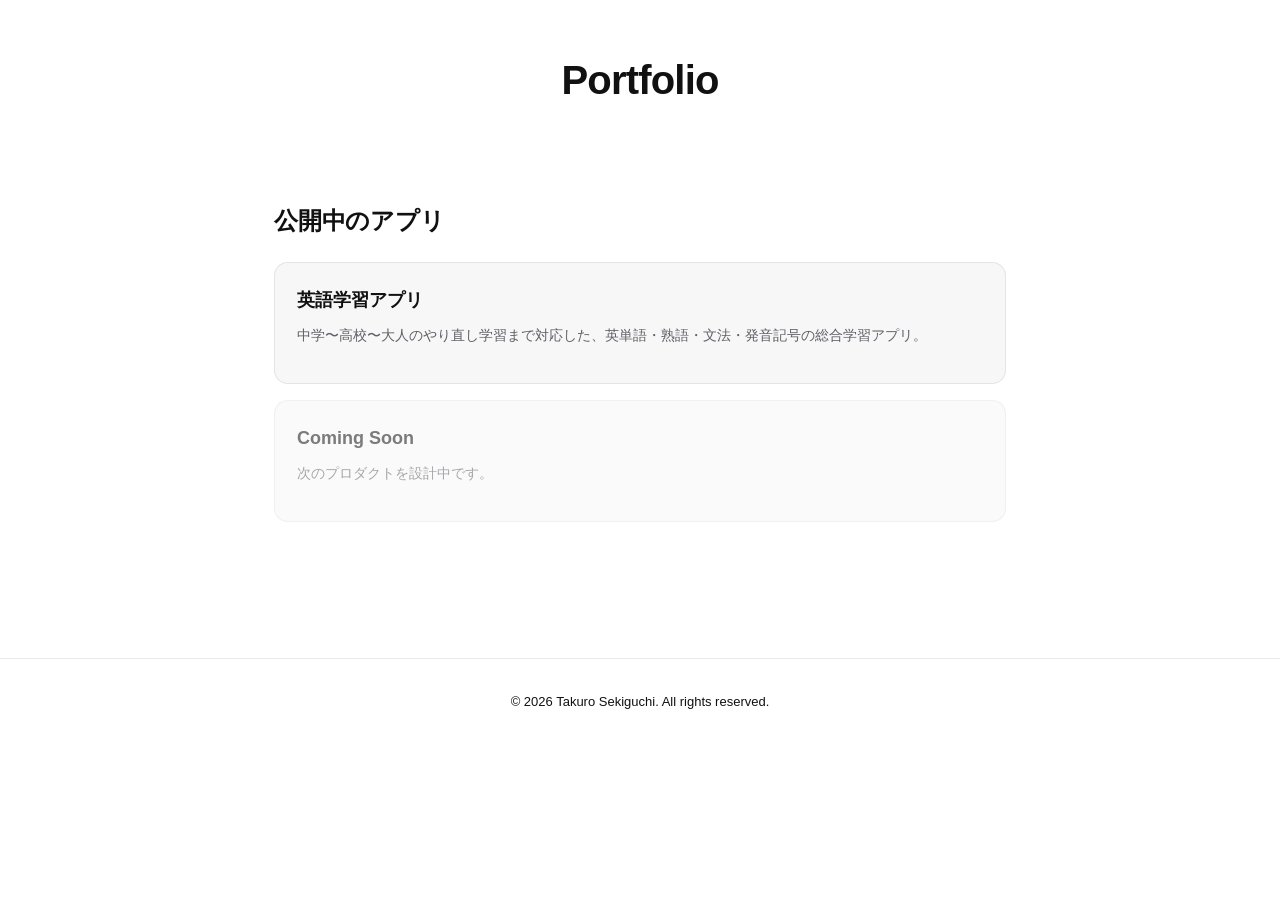
<file: index.html>
<!DOCTYPE html>
<html lang="ja">
<head>
<meta charset="UTF-8" />
<meta name="viewport" content="width=device-width, initial-scale=1" />
<title>Apps Portfolio</title>
<meta name="description" content="個人開発者が開発する iOS アプリのポートフォリオ。" />
<link rel="stylesheet" href="/assets/css/style.css" />
</head>
<body>
<main class="container">
  <section class="hero">
    <h1>Portfolio</h1>
  </section>

  <section>
    <h2>公開中のアプリ</h2>

    <a href="/english-learning-app/" class="card" style="display: block; text-decoration: none; color: inherit;">
      <h3>英語学習アプリ</h3>
      <p class="caption">中学〜高校〜大人のやり直し学習まで対応した、英単語・熟語・文法・発音記号の総合学習アプリ。</p>
    </a>

    <div class="card" style="opacity: 0.55;">
      <h3>Coming Soon</h3>
      <p class="caption">次のプロダクトを設計中です。</p>
    </div>
  </section>
</main>

<footer class="site-footer">
  <div class="container">
    <p>&copy; 2026 Takuro Sekiguchi. All rights reserved.</p>
  </div>
</footer>
</body>
</html>
</file>
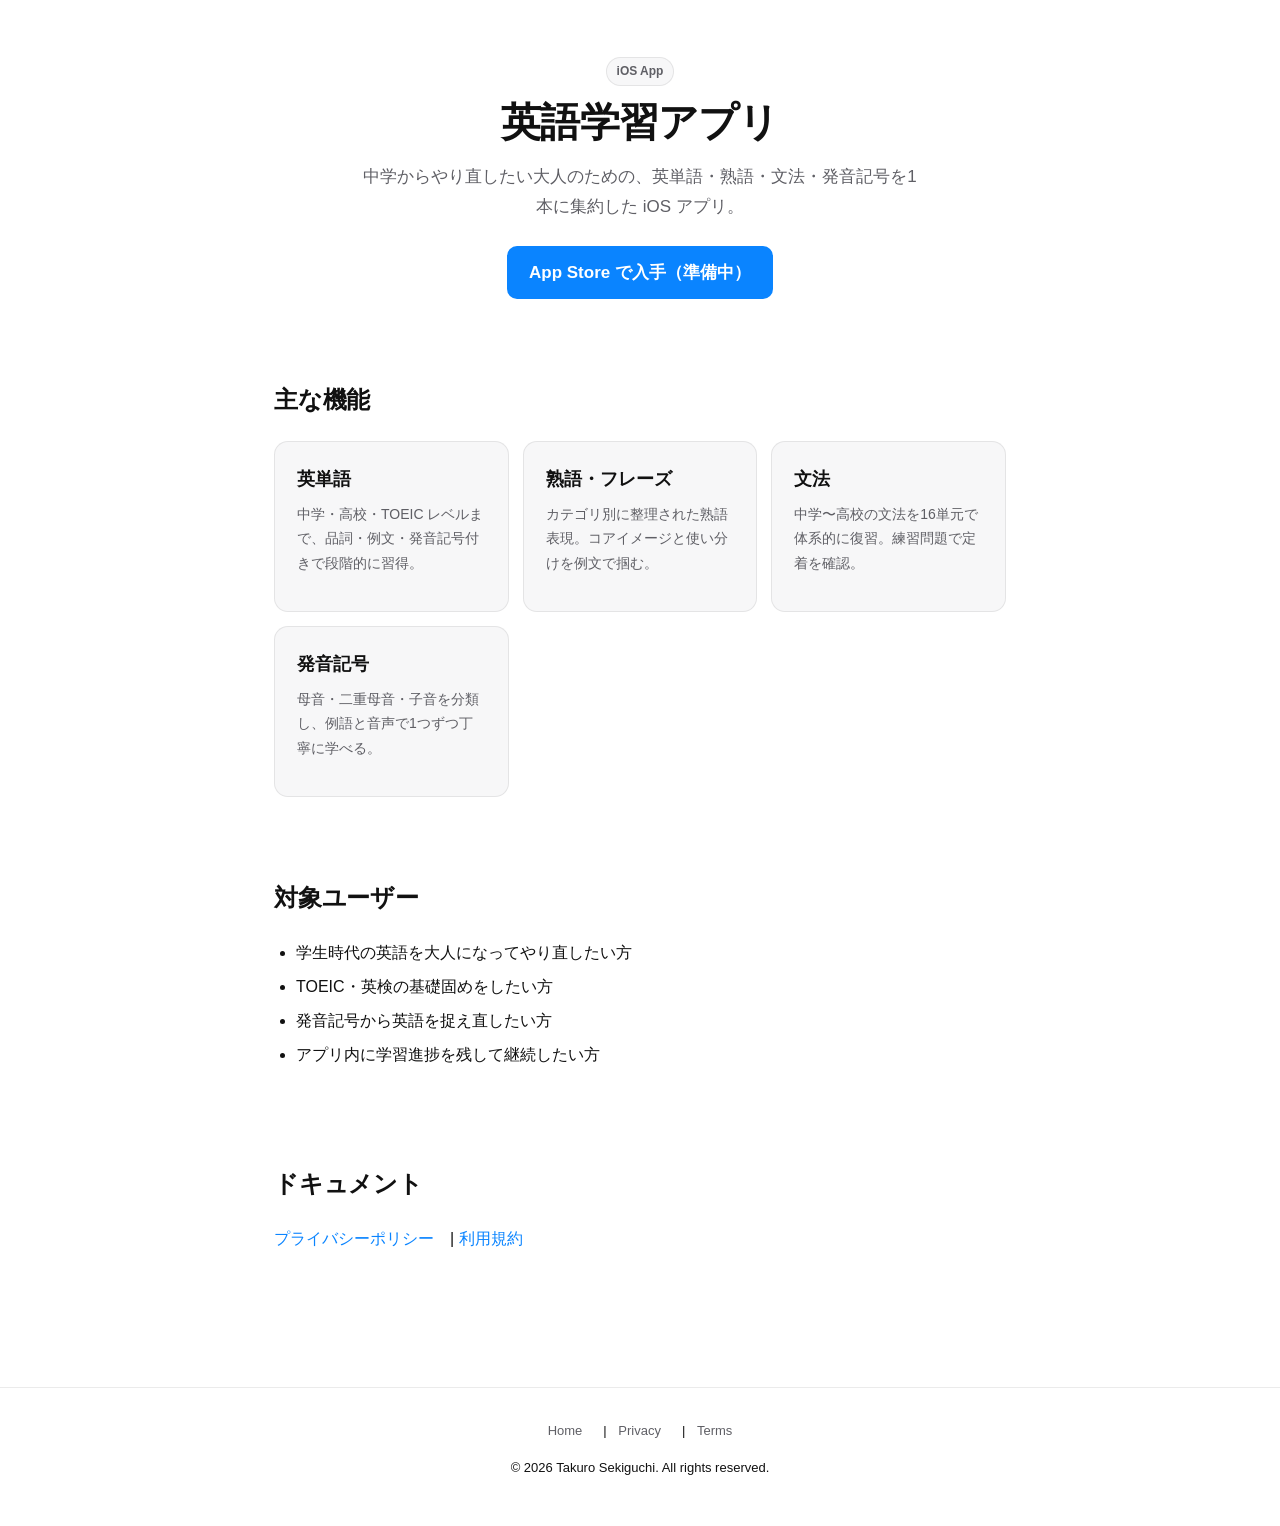
<file: english-learning-app/index.html>
<!DOCTYPE html>
<html lang="ja">
<head>
<meta charset="UTF-8" />
<meta name="viewport" content="width=device-width, initial-scale=1" />
<title>英語学習アプリ</title>
<meta name="description" content="中学〜高校〜大人のやり直し学習まで、英単語・熟語・文法・発音記号を1本で学べる iOS 英語学習アプリ。" />
<link rel="stylesheet" href="/assets/css/style.css" />
</head>
<body>
<main class="container">
  <section class="hero">
    <span class="badge">iOS App</span>
    <h1 style="margin-top: 12px;">英語学習アプリ</h1>
    <p>中学からやり直したい大人のための、英単語・熟語・文法・発音記号を1本に集約した iOS アプリ。</p>
    <p style="margin-top: 24px;">
      <a href="#" class="button">App Store で入手（準備中）</a>
    </p>
  </section>

  <section>
    <h2>主な機能</h2>
    <div class="feature-grid">
      <div class="card">
        <h3>英単語</h3>
        <p class="caption">中学・高校・TOEIC レベルまで、品詞・例文・発音記号付きで段階的に習得。</p>
      </div>
      <div class="card">
        <h3>熟語・フレーズ</h3>
        <p class="caption">カテゴリ別に整理された熟語表現。コアイメージと使い分けを例文で掴む。</p>
      </div>
      <div class="card">
        <h3>文法</h3>
        <p class="caption">中学〜高校の文法を16単元で体系的に復習。練習問題で定着を確認。</p>
      </div>
      <div class="card">
        <h3>発音記号</h3>
        <p class="caption">母音・二重母音・子音を分類し、例語と音声で1つずつ丁寧に学べる。</p>
      </div>
    </div>
  </section>

  <section>
    <h2>対象ユーザー</h2>
    <ul>
      <li>学生時代の英語を大人になってやり直したい方</li>
      <li>TOEIC・英検の基礎固めをしたい方</li>
      <li>発音記号から英語を捉え直したい方</li>
      <li>アプリ内に学習進捗を残して継続したい方</li>
    </ul>
  </section>

  <section>
    <h2>ドキュメント</h2>
    <p>
      <a href="/english-learning-app/privacy.html">プライバシーポリシー</a>　|
      <a href="/english-learning-app/terms.html">利用規約</a>
    </p>
  </section>
</main>

<footer class="site-footer">
  <div class="container">
    <p>
      <a href="/">Home</a>　|
      <a href="/english-learning-app/privacy.html">Privacy</a>　|
      <a href="/english-learning-app/terms.html">Terms</a>
    </p>
    <p style="margin-top: 10px;">&copy; 2026 Takuro Sekiguchi. All rights reserved.</p>
  </div>
</footer>
</body>
</html>
</file>
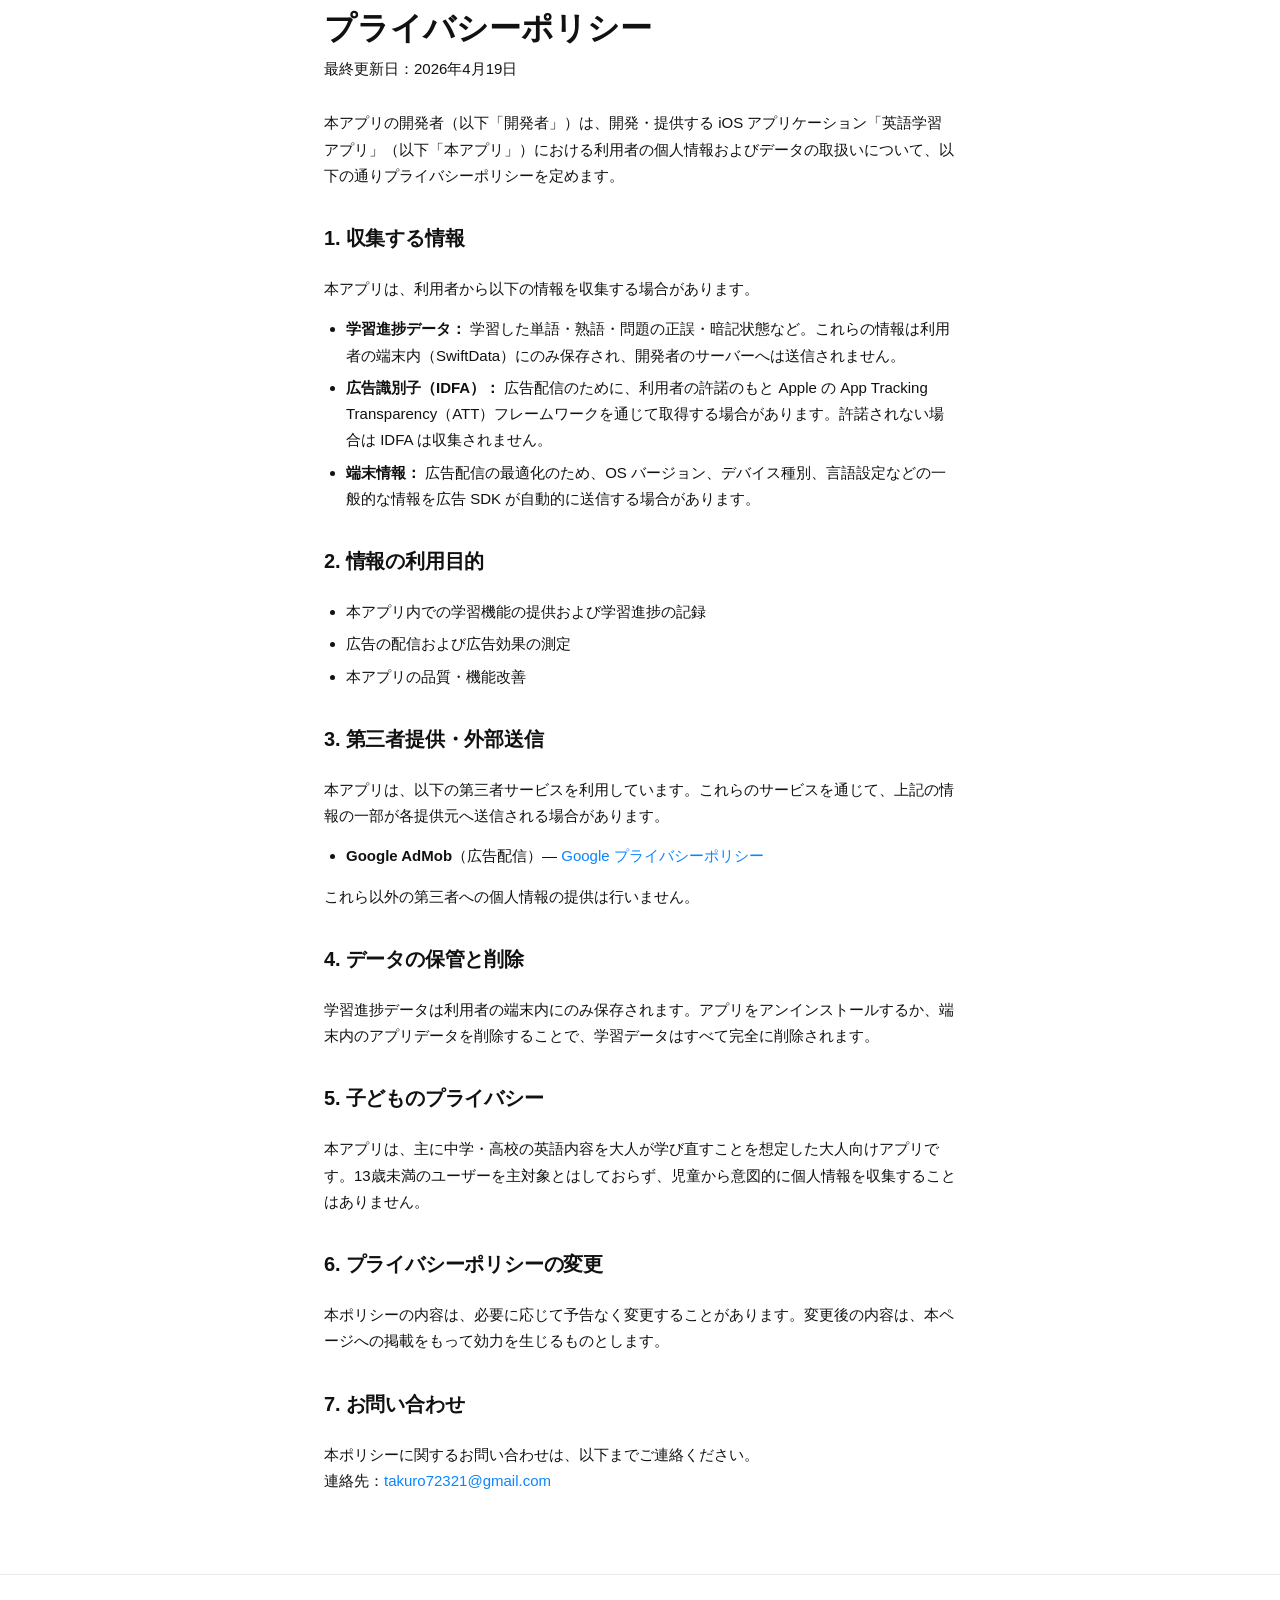
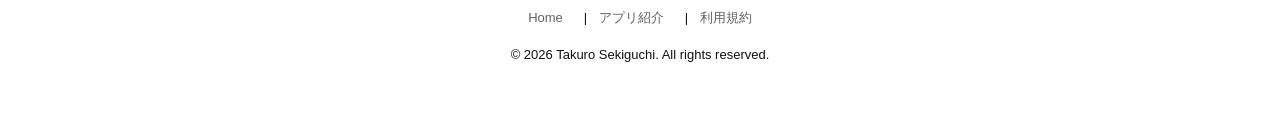
<file: english-learning-app/privacy.html>
<!DOCTYPE html>
<html lang="ja">
<head>
<meta charset="UTF-8" />
<meta name="viewport" content="width=device-width, initial-scale=1" />
<title>プライバシーポリシー — 英語学習アプリ</title>
<link rel="stylesheet" href="/assets/css/style.css" />
</head>
<body>
<main class="container doc-body">
  <h1>プライバシーポリシー</h1>
  <p class="last-updated">最終更新日：2026年4月19日</p>

  <p>
    本アプリの開発者（以下「開発者」）は、開発・提供する iOS アプリケーション「英語学習アプリ」（以下「本アプリ」）における利用者の個人情報およびデータの取扱いについて、以下の通りプライバシーポリシーを定めます。
  </p>

  <h2>1. 収集する情報</h2>
  <p>本アプリは、利用者から以下の情報を収集する場合があります。</p>
  <ul>
    <li>
      <strong>学習進捗データ：</strong>
      学習した単語・熟語・問題の正誤・暗記状態など。これらの情報は利用者の端末内（SwiftData）にのみ保存され、開発者のサーバーへは送信されません。
    </li>
    <li>
      <strong>広告識別子（IDFA）：</strong>
      広告配信のために、利用者の許諾のもと Apple の App Tracking Transparency（ATT）フレームワークを通じて取得する場合があります。許諾されない場合は IDFA は収集されません。
    </li>
    <li>
      <strong>端末情報：</strong>
      広告配信の最適化のため、OS バージョン、デバイス種別、言語設定などの一般的な情報を広告 SDK が自動的に送信する場合があります。
    </li>
  </ul>

  <h2>2. 情報の利用目的</h2>
  <ul>
    <li>本アプリ内での学習機能の提供および学習進捗の記録</li>
    <li>広告の配信および広告効果の測定</li>
    <li>本アプリの品質・機能改善</li>
  </ul>

  <h2>3. 第三者提供・外部送信</h2>
  <p>
    本アプリは、以下の第三者サービスを利用しています。これらのサービスを通じて、上記の情報の一部が各提供元へ送信される場合があります。
  </p>
  <ul>
    <li>
      <strong>Google AdMob</strong>（広告配信）—
      <a href="https://policies.google.com/privacy" target="_blank" rel="noopener">Google プライバシーポリシー</a>
    </li>
  </ul>
  <p>これら以外の第三者への個人情報の提供は行いません。</p>

  <h2>4. データの保管と削除</h2>
  <p>
    学習進捗データは利用者の端末内にのみ保存されます。アプリをアンインストールするか、端末内のアプリデータを削除することで、学習データはすべて完全に削除されます。
  </p>

  <h2>5. 子どものプライバシー</h2>
  <p>
    本アプリは、主に中学・高校の英語内容を大人が学び直すことを想定した大人向けアプリです。13歳未満のユーザーを主対象とはしておらず、児童から意図的に個人情報を収集することはありません。
  </p>

  <h2>6. プライバシーポリシーの変更</h2>
  <p>
    本ポリシーの内容は、必要に応じて予告なく変更することがあります。変更後の内容は、本ページへの掲載をもって効力を生じるものとします。
  </p>

  <h2>7. お問い合わせ</h2>
  <p>
    本ポリシーに関するお問い合わせは、以下までご連絡ください。<br />
    連絡先：<a href="mailto:takuro72321@gmail.com">takuro72321@gmail.com</a>
  </p>
</main>

<footer class="site-footer">
  <div class="container">
    <p>
      <a href="/">Home</a>　|
      <a href="/english-learning-app/">アプリ紹介</a>　|
      <a href="/english-learning-app/terms.html">利用規約</a>
    </p>
    <p style="margin-top: 10px;">&copy; 2026 Takuro Sekiguchi. All rights reserved.</p>
  </div>
</footer>
</body>
</html>
</file>
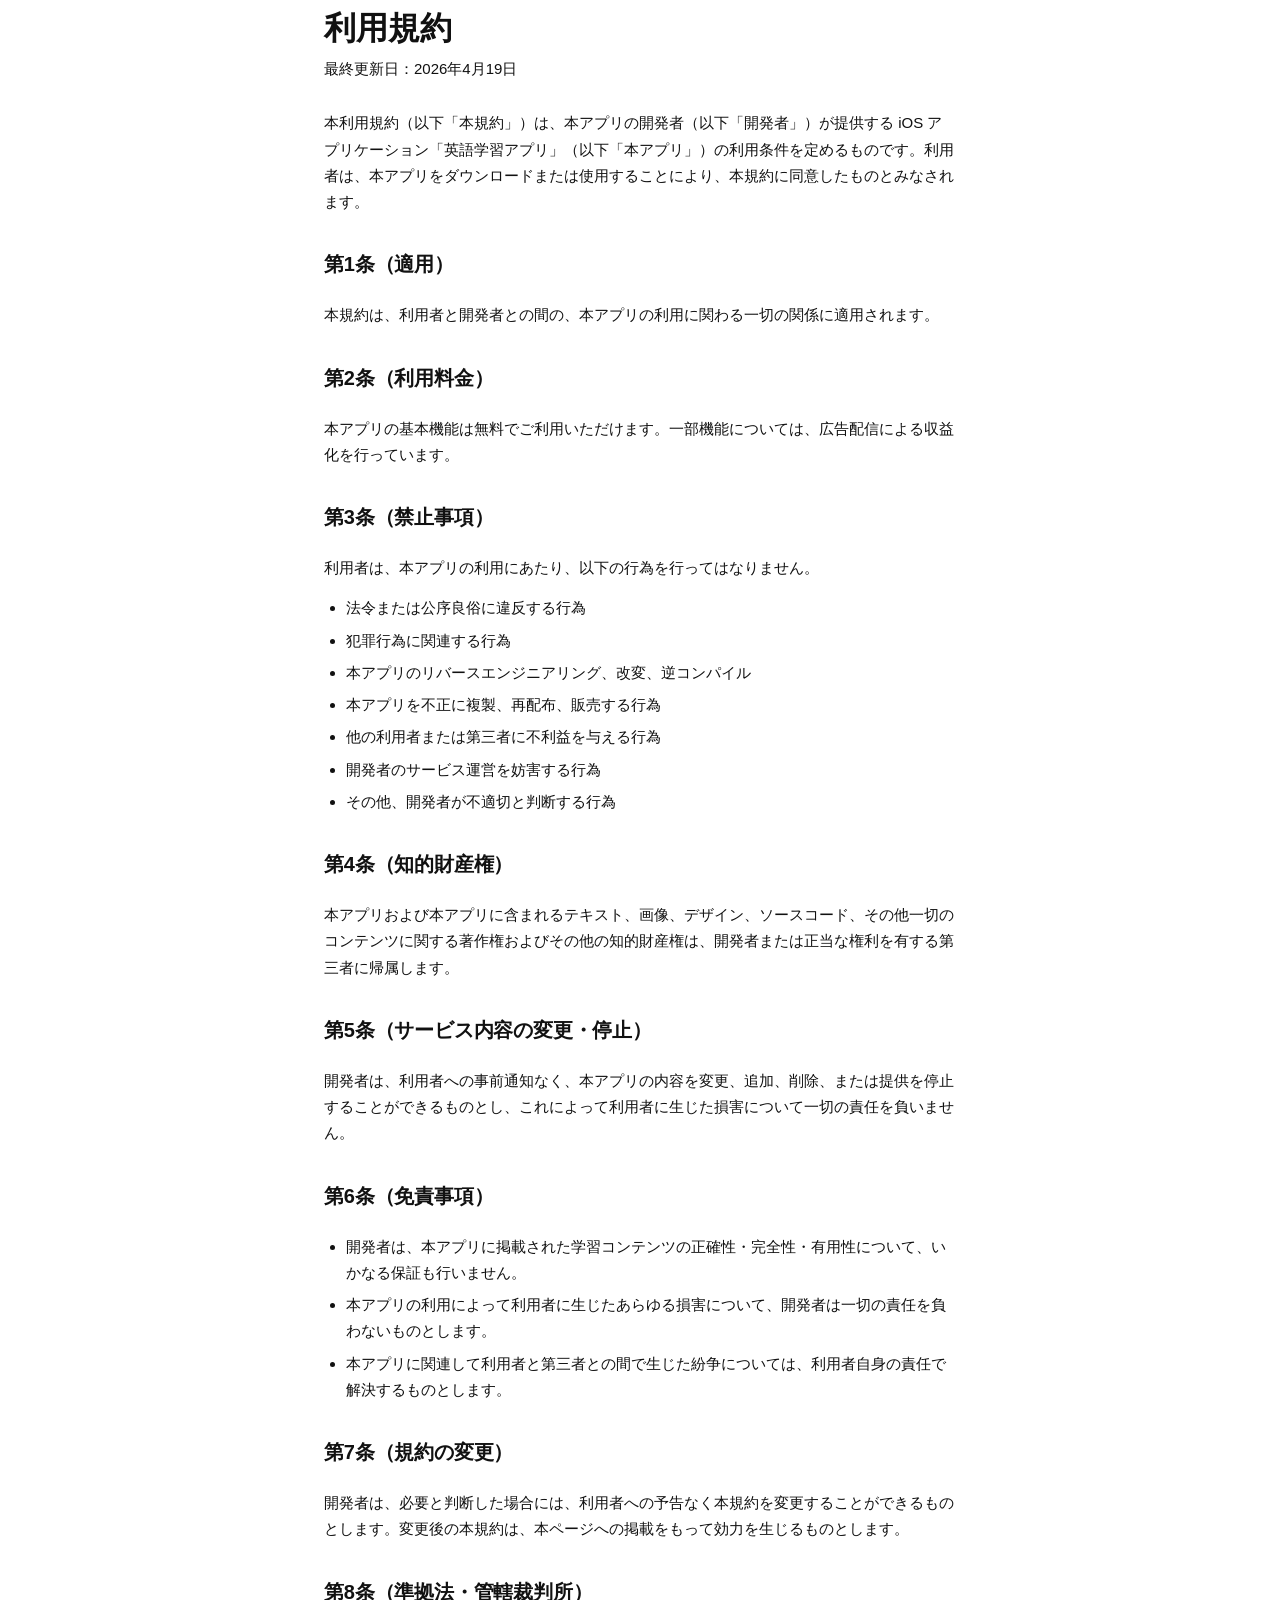
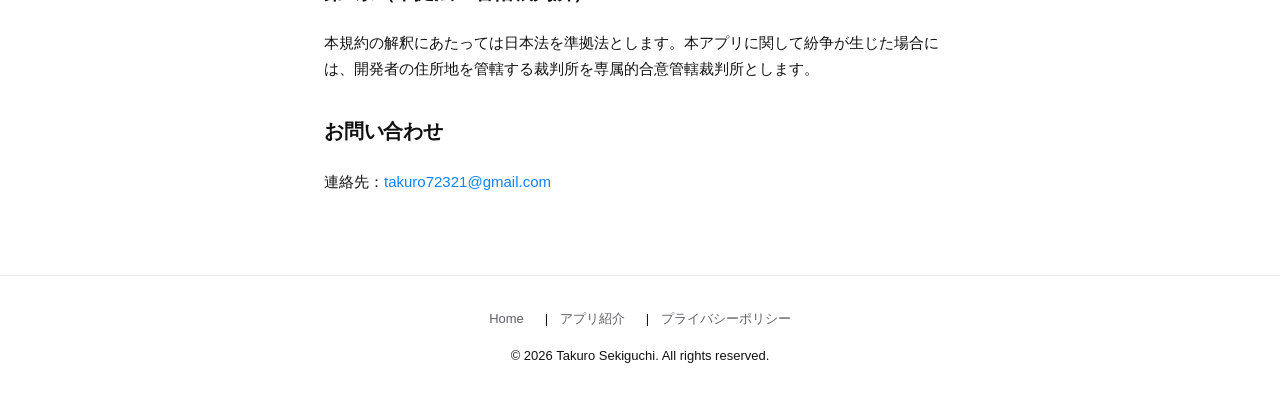
<file: english-learning-app/terms.html>
<!DOCTYPE html>
<html lang="ja">
<head>
<meta charset="UTF-8" />
<meta name="viewport" content="width=device-width, initial-scale=1" />
<title>利用規約 — 英語学習アプリ</title>
<link rel="stylesheet" href="/assets/css/style.css" />
</head>
<body>
<main class="container doc-body">
  <h1>利用規約</h1>
  <p class="last-updated">最終更新日：2026年4月19日</p>

  <p>
    本利用規約（以下「本規約」）は、本アプリの開発者（以下「開発者」）が提供する iOS アプリケーション「英語学習アプリ」（以下「本アプリ」）の利用条件を定めるものです。利用者は、本アプリをダウンロードまたは使用することにより、本規約に同意したものとみなされます。
  </p>

  <h2>第1条（適用）</h2>
  <p>
    本規約は、利用者と開発者との間の、本アプリの利用に関わる一切の関係に適用されます。
  </p>

  <h2>第2条（利用料金）</h2>
  <p>
    本アプリの基本機能は無料でご利用いただけます。一部機能については、広告配信による収益化を行っています。
  </p>

  <h2>第3条（禁止事項）</h2>
  <p>利用者は、本アプリの利用にあたり、以下の行為を行ってはなりません。</p>
  <ul>
    <li>法令または公序良俗に違反する行為</li>
    <li>犯罪行為に関連する行為</li>
    <li>本アプリのリバースエンジニアリング、改変、逆コンパイル</li>
    <li>本アプリを不正に複製、再配布、販売する行為</li>
    <li>他の利用者または第三者に不利益を与える行為</li>
    <li>開発者のサービス運営を妨害する行為</li>
    <li>その他、開発者が不適切と判断する行為</li>
  </ul>

  <h2>第4条（知的財産権）</h2>
  <p>
    本アプリおよび本アプリに含まれるテキスト、画像、デザイン、ソースコード、その他一切のコンテンツに関する著作権およびその他の知的財産権は、開発者または正当な権利を有する第三者に帰属します。
  </p>

  <h2>第5条（サービス内容の変更・停止）</h2>
  <p>
    開発者は、利用者への事前通知なく、本アプリの内容を変更、追加、削除、または提供を停止することができるものとし、これによって利用者に生じた損害について一切の責任を負いません。
  </p>

  <h2>第6条（免責事項）</h2>
  <ul>
    <li>
      開発者は、本アプリに掲載された学習コンテンツの正確性・完全性・有用性について、いかなる保証も行いません。
    </li>
    <li>
      本アプリの利用によって利用者に生じたあらゆる損害について、開発者は一切の責任を負わないものとします。
    </li>
    <li>
      本アプリに関連して利用者と第三者との間で生じた紛争については、利用者自身の責任で解決するものとします。
    </li>
  </ul>

  <h2>第7条（規約の変更）</h2>
  <p>
    開発者は、必要と判断した場合には、利用者への予告なく本規約を変更することができるものとします。変更後の本規約は、本ページへの掲載をもって効力を生じるものとします。
  </p>

  <h2>第8条（準拠法・管轄裁判所）</h2>
  <p>
    本規約の解釈にあたっては日本法を準拠法とします。本アプリに関して紛争が生じた場合には、開発者の住所地を管轄する裁判所を専属的合意管轄裁判所とします。
  </p>

  <h2>お問い合わせ</h2>
  <p>
    連絡先：<a href="mailto:takuro72321@gmail.com">takuro72321@gmail.com</a>
  </p>
</main>

<footer class="site-footer">
  <div class="container">
    <p>
      <a href="/">Home</a>　|
      <a href="/english-learning-app/">アプリ紹介</a>　|
      <a href="/english-learning-app/privacy.html">プライバシーポリシー</a>
    </p>
    <p style="margin-top: 10px;">&copy; 2026 Takuro Sekiguchi. All rights reserved.</p>
  </div>
</footer>
</body>
</html>
</file>
<file: assets/css/style.css>
:root {
  --bg: #ffffff;
  --surface: #f7f7f8;
  --text: #111111;
  --text-muted: #5f5f65;
  --accent: #0a84ff;
  --border: rgba(0, 0, 0, 0.08);
  --radius: 14px;
  --max-width: 780px;
}

@media (prefers-color-scheme: dark) {
  :root {
    --bg: #0a0a0a;
    --surface: #1a1a1b;
    --text: #f2f2f2;
    --text-muted: #9a9aa0;
    --accent: #0a84ff;
    --border: rgba(255, 255, 255, 0.1);
  }
}

* {
  box-sizing: border-box;
  margin: 0;
  padding: 0;
}

html {
  scroll-behavior: smooth;
  -webkit-text-size-adjust: 100%;
}

body {
  font-family: -apple-system, BlinkMacSystemFont, "Helvetica Neue", "Hiragino Sans",
    "Yu Gothic", "Segoe UI", sans-serif;
  background: var(--bg);
  color: var(--text);
  line-height: 1.75;
  font-size: 16px;
  -webkit-font-smoothing: antialiased;
}

a {
  color: var(--accent);
  text-decoration: none;
  transition: opacity 0.15s;
}

a:hover {
  opacity: 0.7;
}

.container {
  max-width: var(--max-width);
  margin: 0 auto;
  padding: 0 24px;
}

main {
  padding-top: 40px;
}

.hero {
  text-align: center;
  padding: 56px 0 40px;
}

.hero h1 {
  font-size: 40px;
  font-weight: 800;
  letter-spacing: -0.02em;
  margin-bottom: 16px;
  line-height: 1.2;
}

.hero p {
  color: var(--text-muted);
  font-size: 17px;
  max-width: 560px;
  margin: 0 auto;
}

section {
  padding: 40px 0;
}

h2 {
  font-size: 24px;
  font-weight: 700;
  letter-spacing: -0.01em;
  margin-bottom: 20px;
}

h3 {
  font-size: 18px;
  font-weight: 700;
  margin-bottom: 8px;
}

p {
  margin-bottom: 14px;
  color: var(--text);
}

ul,
ol {
  padding-left: 22px;
  margin-bottom: 14px;
}

li {
  margin-bottom: 6px;
}

.card {
  background: var(--surface);
  border: 1px solid var(--border);
  border-radius: var(--radius);
  padding: 22px;
  margin-bottom: 16px;
}

.card h3 {
  margin-bottom: 6px;
}

.card .caption {
  color: var(--text-muted);
  font-size: 14px;
}

.badge {
  display: inline-block;
  padding: 3px 10px;
  border-radius: 999px;
  background: var(--surface);
  color: var(--text-muted);
  font-size: 12px;
  font-weight: 600;
  border: 1px solid var(--border);
}

.button {
  display: inline-block;
  padding: 12px 22px;
  background: var(--accent);
  color: #ffffff !important;
  border-radius: 10px;
  font-weight: 600;
  transition: opacity 0.15s, transform 0.15s;
}

.button:hover {
  opacity: 0.9;
  transform: translateY(-1px);
}

.feature-grid {
  display: grid;
  grid-template-columns: repeat(auto-fit, minmax(220px, 1fr));
  gap: 14px;
}

.feature-grid .card {
  margin-bottom: 0;
}

.site-footer {
  margin-top: 80px;
  padding: 32px 0;
  border-top: 1px solid var(--border);
  color: var(--text-muted);
  font-size: 13px;
  text-align: center;
}

.site-footer a {
  color: var(--text-muted);
  margin: 0 8px;
}

.doc-body {
  max-width: 680px;
}

.doc-body h2 {
  margin-top: 32px;
  font-size: 20px;
}

.doc-body p,
.doc-body li {
  font-size: 15px;
  color: var(--text);
}

.last-updated {
  color: var(--text-muted);
  font-size: 13px;
  margin-bottom: 28px;
}
</file>
